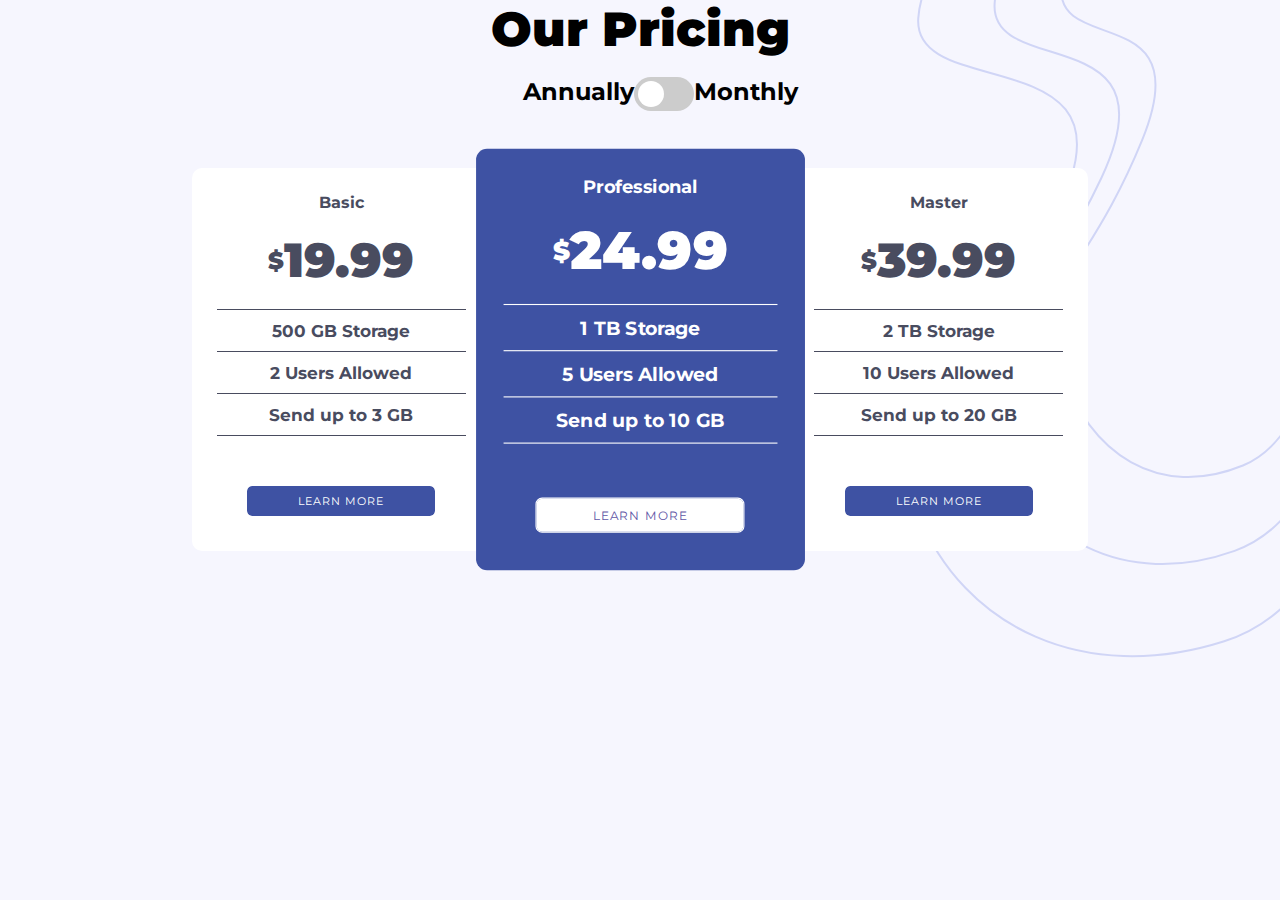
<file: code/index.html>
<!DOCTYPE html>
<html lang="en">
<head>
    <meta charset="UTF-8">
    <meta http-equiv="X-UA-Compatible" content="IE=edge">
    <meta name="viewport" content="width=device-width, initial-scale=1.0">
    <title>price-compo</title>
    <link rel="stylesheet" href="index.css">
    <link rel="preconnect" href="https://fonts.googleapis.com">
    <link rel="preconnect" href="https://fonts.gstatic.com" crossorigin>
    <link href="https://fonts.googleapis.com/css2?family=Montserrat:wght@700&display=swap" rel="stylesheet">
    </head>
<body>
 <header>
     <div>
     <h1>Our Pricing</h1>
    </div> <br>
    <div class="inner_cell">
        <h2>Annually</h2>
     <label class="switch">
     <input type="checkbox" name="" id="">
     <span class="slider round"></span>
    </label>
    <h2> Monthly</h2>
</div>

 </header> 
 <main>
 <section class="inner_cell">
     <div class="card">
        <div class="ontop_card">
         <h4>Basic</h4>
         <br>
        <h1><span>&dollar;</span>19.99</h1>
         </div>
         <ul>
             <li><h5>500 GB Storage</h5></li>
             <li><h5>2 Users Allowed</h5></li>
             <li><h5>Send up to 3 GB</h5></li>
             <li></li>
         </ul>
         <button> LEARN MORE</button>
     </div>
     <div class="card blue">
         <div class="ontop_card">
        <h4>Professional</h4>
        <br>
        <h1><span>&dollar;</span>24.99</h1>
    </div>
        <ul>
            <li><h5>1 TB Storage</h5></li>
            <li><h5>5 Users Allowed</h5></li>
            <li><h5>Send up to 10 GB</h5></li>
            <li></li>
        </ul>

        <button> LEARN MORE</button>
     </div>
     <div class="card">
        <div class="ontop_card">
        <h4>Master</h4>
        <br>
        <h1><span>&dollar;</span>39.99</h1>
        </div>
        <ul> 
            <li><h5>2 TB Storage</h5></li>
            <li><h5>10 Users Allowed</h5></li>
            <li><h5>Send up to 20 GB</h5></li>
            <li></li>
        </ul>
        <button>LEARN MORE</button>
     </div>
 </section>
</main>
</body>
</html>
</file>
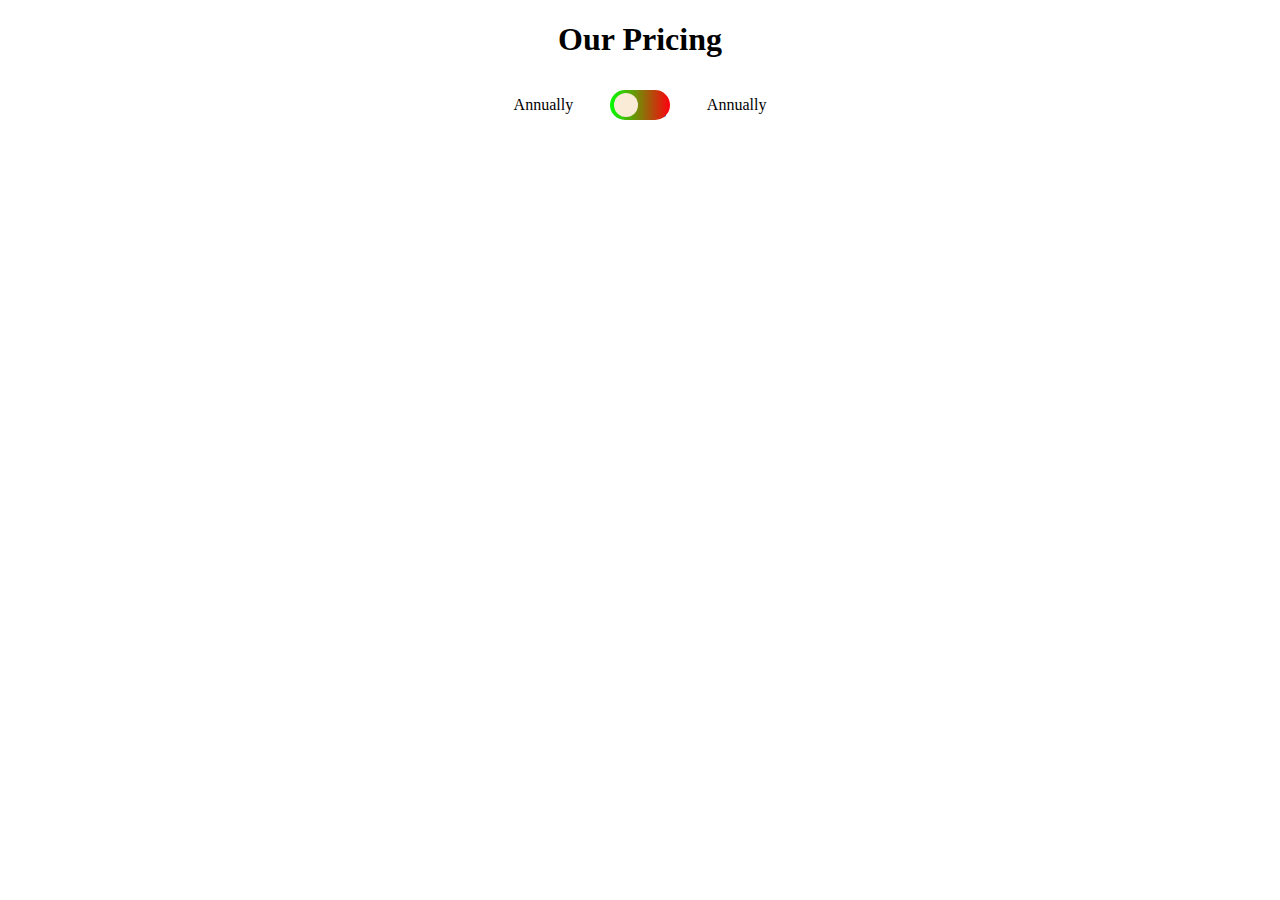
<file: pricing-component-with-toggle-master/index.html>
<!DOCTYPE html>
<html lang="en">
  <head>
    <meta charset="UTF-8" />
    <meta http-equiv="X-UA-Compatible" content="IE=edge" />
    <meta name="viewport" content="width=device-width, initial-scale=1.0" />
    <title>Assignment2</title>
    <link rel="stylesheet" href="/toggle.css" />
    <link
      rel="stylesheet"
      href="/pricing-component-with-toggle-master/style2.css"
    />
  </head>
  <body>
    <main>
      <h1 class="pricing">Our Pricing</h1>
      <div class="pricing_div">
        <p class="text1">Annually</p>
        <label class="switch">
          <input type="checkbox" class="dark-mode" id="toggle" checked />
          <span class="slider round"></span>
        </label>
        <p class="text1">Annually</p>
      </div>
    </main>
  </body>
</html>
</file>
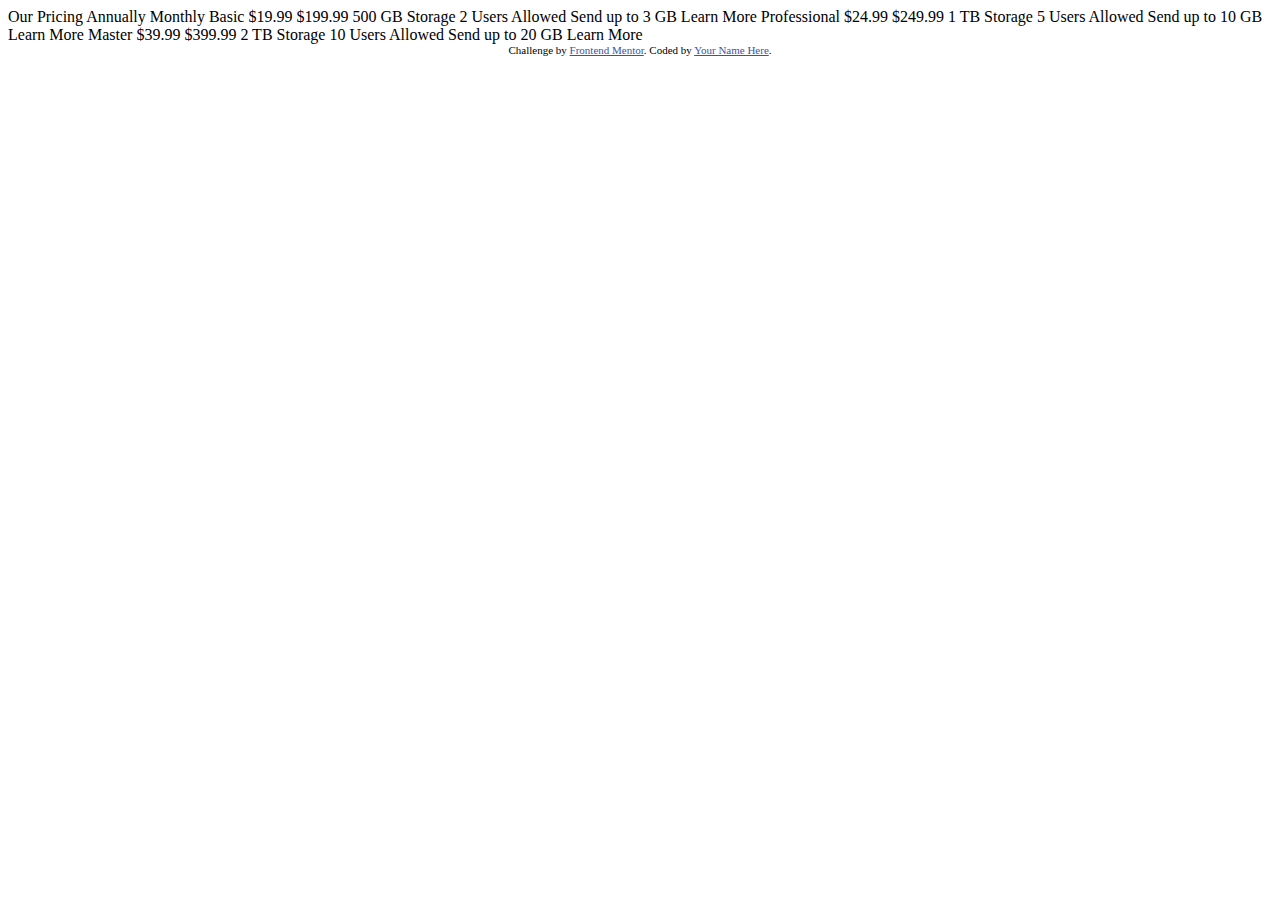
<file: pricing-component-with-toggle-master/index2.html>
<!DOCTYPE html>
<html lang="en">
<head>
  <meta charset="UTF-8">
  <meta name="viewport" content="width=device-width, initial-scale=1.0"> <!-- displays site properly based on user's device -->

  <link rel="icon" type="image/png" sizes="32x32" href="./images/favicon-32x32.png">
  
  <title>Frontend Mentor | [Challenge Name Here]</title>

  <!-- Feel free to remove these styles or customise in your own stylesheet 👍 -->
  <style>
    .attribution { font-size: 11px; text-align: center; }
    .attribution a { color: hsl(228, 45%, 44%); }
  </style>
</head>
<body>

  Our Pricing
  Annually
  Monthly

  Basic
  &dollar;19.99
  &dollar;199.99
  500 GB Storage
  2 Users Allowed
  Send up to 3 GB
  Learn More

  Professional
  &dollar;24.99
  &dollar;249.99
  1 TB Storage
  5 Users Allowed
  Send up to 10 GB
  Learn More

  Master
  &dollar;39.99
  &dollar;399.99
  2 TB Storage
  10 Users Allowed
  Send up to 20 GB
  Learn More
  
  <div class="attribution">
    Challenge by <a href="https://www.frontendmentor.io?ref=challenge" target="_blank">Frontend Mentor</a>. 
    Coded by <a href="#">Your Name Here</a>.
  </div>
</body>
</html>
</file>
<file: code/index.css>
*{
    box-sizing: border-box;
    margin: 0;
    padding: 0;
    text-decoration: none;
    list-style-type: none;
    font-family: 'Montserrat', sans-serif;
}
 /* body{
    background-image: url(/pricing-component-with-toggle-master/images/bg-bottom.svg);
    background-position: bottom;
    background-repeat: no-repeat;
    backface-visibility: visible; 
 } */

body{
    display: flex;
    justify-content: center;
    flex-direction: column;
    background-image: url(/pricing-component-with-toggle-master/images/bg-top.svg);
    background-repeat: no-repeat;
    background-position: right top;
    background-size: auto;
    background-color: hsl(240, 78%, 98%);
    /* position: absolute; */
    /* background-image: url(/pricing-component-with-toggle-master/images/bg-bottom.svg); */

}
header{
    display: flex;
    flex-direction: column;
    justify-content: center;
    margin: auto;
    text-align: center;
    margin-bottom: 3vh;

}
label{
    margin: 0 auto;
}
 .switch{
    position: relative;
    display: inline-block;
    width: 60px;
    height: 34px;
}
.switch input{
    opacity: 0;
    width: 0;
    height: 0;
}
.slider{
    position: absolute;
    cursor: pointer;
    top: 0;
    bottom: 0;
    left: 0;
    right: 0;
    background-color: #ccc;
    -webkit-transition: .4s;
    transition: .4s;
}


.slider:before {
  position: absolute;
  content: "";
  height: 26px;
  width: 26px;
  left: 4px;
  bottom: 4px;
  background-color: white;
  -webkit-transition: .4s;
  transition: .4s;
}

input:checked + .slider {
  background-color: #2196F3;
}

input:focus + .slider {
  box-shadow: 0 0 1px #2196F3;
}

input:checked + .slider:before {
  -webkit-transform: translateX(26px);
  -ms-transform: translateX(26px);
  transform: translateX(26px);
}
.slider.round {
    border-radius: 34px;
  }
  
  .slider.round:before {
    border-radius: 50%;
  } 
main{
    display: flex;
    justify-content: center;
    width: 100%;
    margin-top: 30px;
}
.inner_cell{
    display: grid;
    width: 70%;
   
    grid-template-columns: 1fr 1fr 1fr;
    margin: auto;
}
.card{
    padding: 15px;
    width: 100%;
    color: hsl(232, 13%, 33%);
    background-color: white;
    border-radius: 10px;

}
.card button{
    background:hsl(228, 45%, 44%);
}

.blue{
    background-color:  hsl(228, 45%, 44%);
    padding: 15px;
    color: white;
    transform: scale(1.1);
}
h1{
    text-align: center;
    font-size: 3rem;
    font-weight: 900;
    display: flex;
    justify-content: center;
    align-items: center;
}
span{
    font-size: 1.5rem;
    text-align: center;
    /* display: flex; */
    /* justify-content: center; */

}
.blue button{
    background-color: white;
    color:  hsl(248, 32%, 49%);
}
.ontop_card{
    text-align: center;
    /* border-bottom: 1px solid; */
    padding: 10px;

}
ul{
    padding: 10px;
}
ul li{
    text-align: center;
    font-size: 1.3rem;
    padding: 10px;
    border-top: 1px solid;
    /* border-bottom: 1px solid; */
}
button{
    display: flex;
    justify-content: center;
    border: none;
    width: 70%;
    /* height: 35px; */
    text-align: center;
    margin: 20px auto;
    font-size: 0.7rem;
    letter-spacing: 1px;
    padding: 8px;
    color: white;
    border-radius: 5px;
    cursor: pointer;
    outline: 1px solid white;

}
@media screen and (max-width:600px) {
    .inner_cell{
        grid-template-columns: 1fr;
        grid-gap: 4vh;
    }
    .blue{
        transform: none;
    }
}
</file>
<file: toggle.css>
.switch{
    position: relative;
    width: 60px;
    height: 30px;
    display: inline-block;
    margin: auto;
    transform: rotate(180deg);
    
}

.swicth input{
    opacity: 0;
    width:0;
    height: 0;
}
.slider{
    position:absolute;
    top: 0;
    right:0;
    left: 0;
    bottom: 0;
    background-color:rgb(70, 70, 85);
    background-image: none;
    transition: 0.5s;
}
.slider.round{
    border-radius: 30px;
}
.slider:before{
position: absolute;
content: "";
height: 24px;
width:24px;
left: 6px;
bottom: 3px;
background-color: black;
transition: .5s ease;
border-radius: 50%;

}
input:checked + .slider{
    background-color: brown;
    background-image: linear-gradient(to left, #00ff00,#ff000f);
}


input:checked + .slider:before{
    transform: translateX(26px);
    transition: .6s ease;
    background-color: antiquewhite;
    border-radius: 50%;
}
.slider .round:before{
    border-radius: 50%;
}
</file>
<file: pricing-component-with-toggle-master/style2.css>
.pricing{
    text-align: center;
}
.pricing_div{
    display: flex;
    flex-direction: row;
    justify-content: space-around;
    margin: 0 auto;
    width: 20%;
}
</file>
